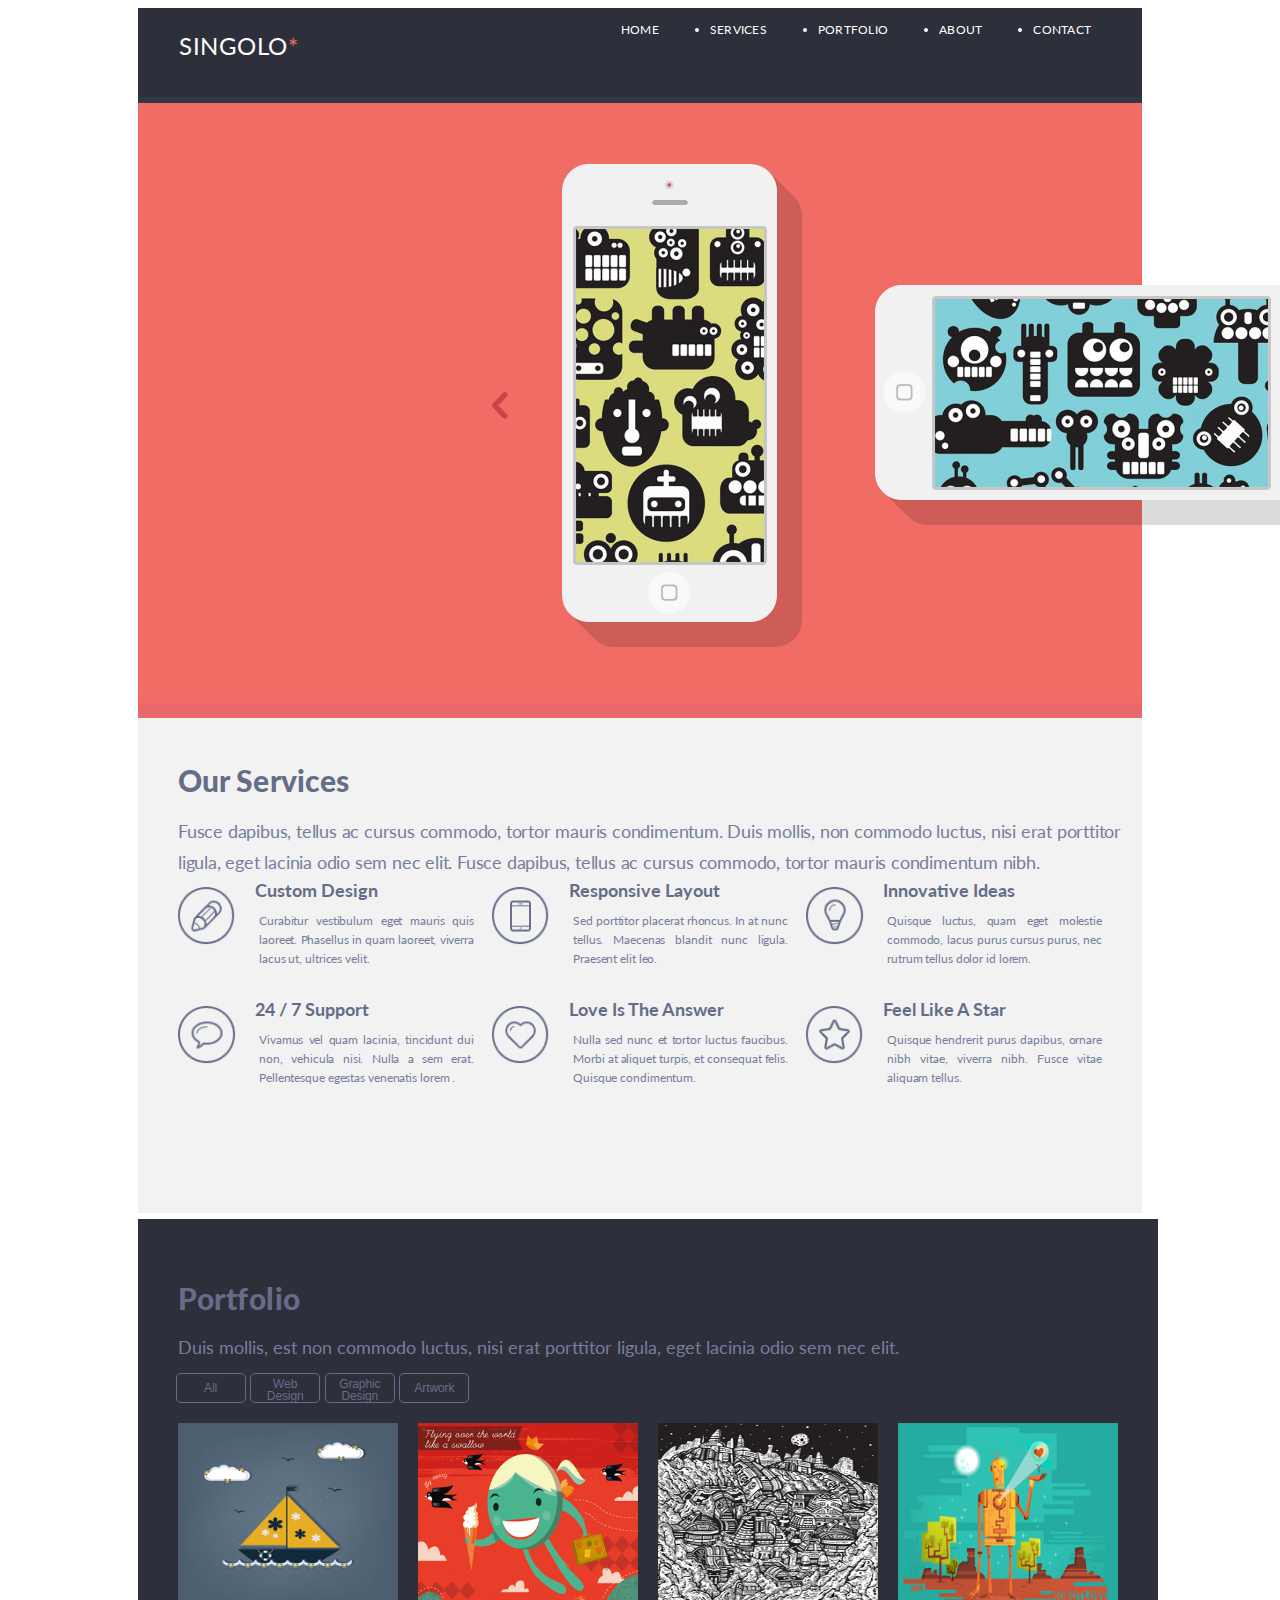
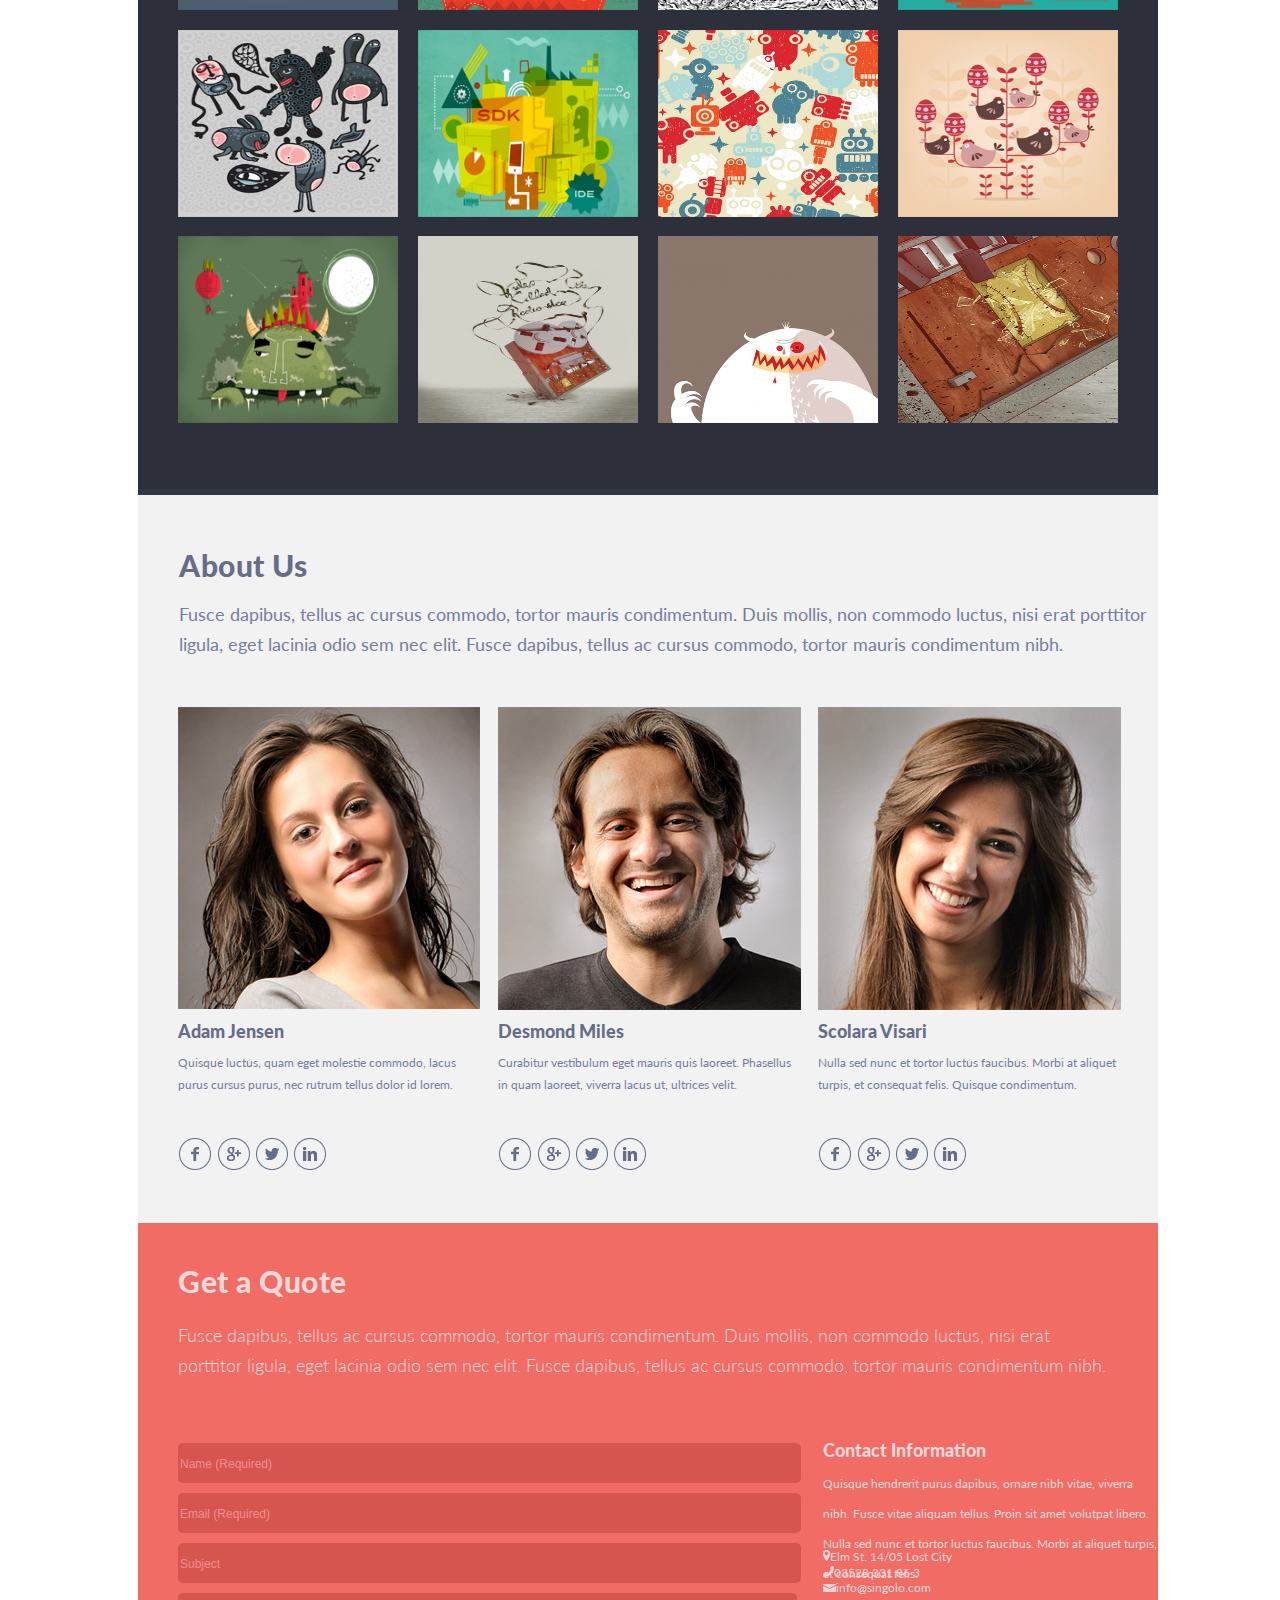
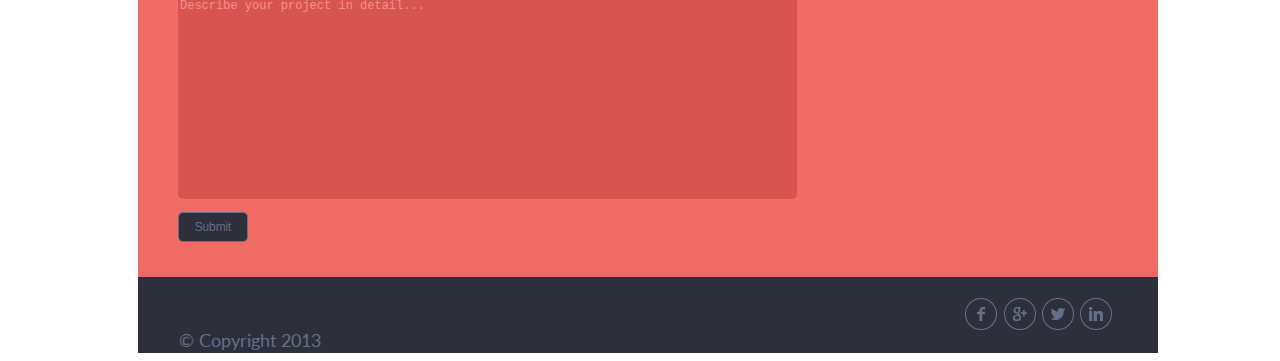
<file: index.html>
<!DOCTYPE html>
<html lang="en">
<head>
    <meta charset="UTF-8">
    <meta name="viewport" content="width=device-width, initial-scale=1.0">
    <title>Singolo</title>
    <link rel="stylesheet" href="style.css">
    <link href="https://fonts.googleapis.com/css?family=Lato&display=swap" rel="stylesheet">
</head>
<body>
    <header>
        <h1>Singolo<span class ="logo">*</span></h1>
        <ul>
            <li><a href="#home">Home</a></li>
            <li><a href="#services">Services</a></li>
            <li><a href="#portfolio">Portfolio</a></li>
            <li><a href="#about">About</a></li>
            <li><a href="#contact">Contact</a></li>
        </ul>       
    </header>
    <section class="Slider">
        <div>
            <img class="left-arrow" src="assets/left-arrow.png">
            <img class="right-arrow" src="assets/right-arrow.png">

        </div>
        <div class="phones">
            <img class="vertical-phone" src="assets/vertical-phone.png">
            <img class="horizontal-phone" src="assets/horizontal-phone.png">
        </div>
    </section>
    <section class="Services">
       <h2 class="our-services">Our Services</h2>
        <p class="our-services-desc">Fusce dapibus, tellus ac cursus commodo, tortor mauris condimentum. Duis mollis, non commodo luctus, nisi erat porttitor ligula, eget lacinia odio sem nec elit. Fusce dapibus, tellus ac cursus commodo, tortor mauris condimentum nibh. 
        </p>
        <div class="layout-3-column">
            <div class="service">
                <img class="service-icon" src="assets/pen.png">
                <div class="service-block">
                    <h3 class="service-title">Custom Design</h3>
                    <p class="service-desc">Curabitur vestibulum eget mauris quis laoreet. Phasellus in quam laoreet, viverra lacus ut, ultrices velit.</p>
                </div>
            </div>
            <div class="service">
                <img class="service-icon" src="assets/phone.png">
                <div class="service-block">
                    <h3 class="service-title">Responsive Layout</h3>
                    <p class="service-desc">Sed porttitor placerat rhoncus. In at nunc tellus. Maecenas blandit nunc ligula. Praesent elit leo.</p>
                </div>
            </div>
                <div class="service">
                    <img class="service-icon" src="assets/bulb.png">
                    <div class="service-block">
                        <h3 class="service-title">Innovative Ideas</h3>
                        <p class="service-desc">Quisque luctus, quam eget molestie commodo, lacus purus cursus purus, nec rutrum tellus dolor id lorem.</p>
                    </div>
                </div>
                <div class="service">
                    <img class="service-icon" src="assets/bubble.png">
                    <div class="service-block">
                        <h3 class="service-title">24 / 7 Support</h3>
                        <p class="service-desc">Vivamus vel quam lacinia, tincidunt dui non, vehicula nisi. Nulla a sem erat. Pellentesque egestas venenatis lorem .</p>
                    </div>
                </div>
                <div class="service">
                    <img class="service-icon" src="assets/heart.png">
                    <div class="service-block">
                        <h3 class="service-title">Love Is The Answer</h3>
                        <p class="service-desc">Nulla sed nunc et tortor luctus faucibus. Morbi at aliquet turpis, et consequat felis. Quisque condimentum.</p>
                    </div>
                </div>
                <div class="service">
                    <img class="service-icon" src="assets/star.png">
                    <div class="service-block">
                        <h3 class="service-title">Feel Like A Star</h3>
                        <p class="service-desc">Quisque hendrerit purus dapibus, ornare nibh vitae, viverra nibh. Fusce vitae aliquam tellus.</p>
                    </div>
                </div>
            </div>
    </section>
    <div class="portfolio">
        <div class="portfolio-header">
            <h1>Portfolio</h1>
            <p class="block-description">Duis mollis, est non commodo luctus, nisi erat porttitor ligula, eget lacinia odio sem nec elit.</p>
        </div>
        <div class="navigation">
            <button>All</button>
            <button>Web Design</button>
            <button>Graphic Design</button>
            <button>Artwork</button>
        </div>
        <div class="portfolio-4-column-layout">
                <img class ="portfolio-item" src="assets/img 1.png">
                <img class ="portfolio-item" src="assets/img 2.png">
                <img class ="portfolio-item" src="assets/img 3.png">
                <img class ="portfolio-item" src="assets/img 4.png">
                <img class ="portfolio-item" src="assets/img 5.png">
                <img class ="portfolio-item" src="assets/img 6.png">                
                <img class ="portfolio-item" src="assets/img 7.png">
                <img class ="portfolio-item" src="assets/img 8.png">
                <img class ="portfolio-item" src="assets/img 9.png">                
                <img class ="portfolio-item" src="assets/img 10.png">
                <img class ="portfolio-item" src="assets/img 11.png">
                <img class ="portfolio-item" src="assets/img 12.png">                
        </div>
    </div>
    <div class="about-us">
        <div class="about-us-header">
            <h1>About Us</h1>
            <p class="block-description">Fusce dapibus, tellus ac cursus commodo, tortor mauris condimentum. Duis mollis, non commodo luctus, nisi erat porttitor ligula, eget lacinia odio sem nec elit. Fusce dapibus, tellus ac cursus commodo, tortor mauris condimentum nibh.</p>
        </div>
        <div class="about-us-3-column-layout">
            <div class="about-us-column-1">
                <div class="photo">
                    <img src="assets/photo (2).png">
                </div>
                <div class="person-info">
                    <h3 class="name">Adam Jensen</h3>
                    <p class="person-description">Quisque luctus, quam eget molestie commodo, lacus purus cursus purus, nec rutrum tellus dolor id lorem.</p>
                </div>
                <div class="social-network">
                    <img src="assets/Facebook.png">
                    <img src="assets/Google.png">
                    <img src="assets/Twitter.png">
                    <img src="assets/LinkedIn.png">
                </div>
            </div>
            <div class="about-us-column-2">
                <div class="photo">
                    <img src="assets/photo (1).png">
                </div>
                <div class="person-info">
                    <h3 class="name">Desmond Miles</h3>
                    <p class="person-description">Curabitur vestibulum eget mauris quis laoreet. Phasellus in quam laoreet, viverra lacus ut, ultrices velit.</p>
                </div>
                <div class="social-network">
                    <img src="assets/Facebook.png">
                    <img src="assets/Google.png">
                    <img src="assets/Twitter.png">
                    <img src="assets/LinkedIn.png">
                </div>
            </div>
            <div class="about-us-column-3"><div class="photo">
                <img src="assets/photo (3).png">
            </div>
            <div class="person-info">
                <h3 class="name">Scolara Visari</h3>
                <p class="person-description">Nulla sed nunc et tortor luctus faucibus. Morbi at aliquet turpis, et consequat felis. Quisque condimentum.</p>
            </div>
            <div class="social-network">
                    <img src="assets/Facebook.png">
                    <img src="assets/Google.png">
                    <img src="assets/Twitter.png">
                    <img src="assets/LinkedIn.png">
            </div></div>
        </div>
    </div>   
    <main>
        <div class="contact-header">
            <h1>Get a Quote</h1>
            <p class="header-info">Fusce dapibus, tellus ac cursus commodo, tortor mauris condimentum. Duis mollis, non commodo luctus, nisi erat porttitor ligula, eget lacinia odio sem nec elit. Fusce dapibus, tellus ac cursus commodo, tortor mauris condimentum nibh.</p>
        </div>
        <div class="submit">
            <div class="submit-field">
                <form method="post">
                    <input name="name" type="text" placeholder="Name (Required)" required>
                    <input name="email" type="email" placeholder="Email (Required)" required>
                    <input name="subject" type="text" placeholder="Subject">
                    <textarea placeholder="Describe your project in detail..."></textarea>
                    <button type="submit">Submit</button>
                </form>
            </div>
            <div class="contact-info">
                <h3>Contact Information</h3>
                <p>Quisque hendrerit purus dapibus, ornare nibh vitae, viverra nibh. Fusce vitae aliquam tellus. Proin sit amet volutpat libero. Nulla sed nunc et tortor luctus faucibus. Morbi at aliquet turpis, et consequat felis.</p>
                <div class="links">
                    <p class="location"><img src="assets\location.png">Elm St. 14/05 Lost City</p>            
                    <a href="tel:03528 331 86 3"><img src="assets\phone (1).png">03528 331 86 3</a>
                    <a href="mailto:info@singolo.com"><img src="assets/mail.png">info@singolo.com</a>
                </div>
            </div>
        </div>
    </main>
    <footer>
        <p class="legal-info">© Copyright 2013</p>
        <div class="social-network">
            <a href="#"><img src="assets\Facebook.png"></a>
            <a href="#"><img src="assets\Google.png"></a>
            <a href="#"><img src="assets\Twitter.png"></a>
            <a href="#"><img src="assets\LinkedIn.png"></a>
        </div>
    </footer>
</body>
</html>
</file>
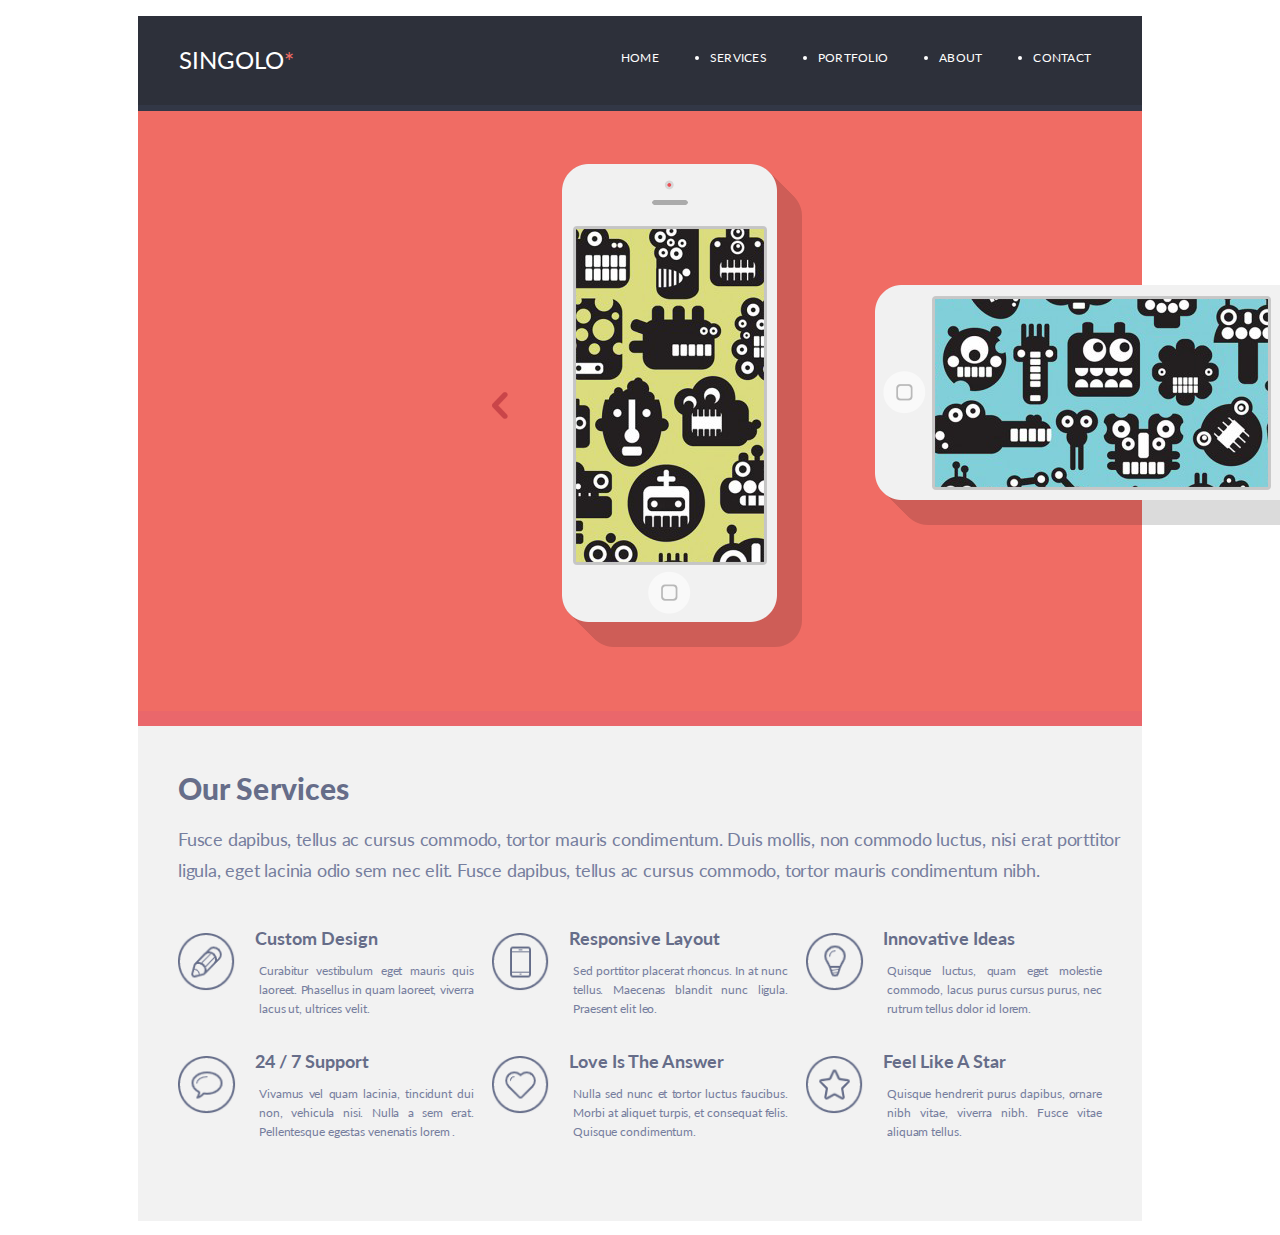
<file: singolo1.html>
<!DOCTYPE html>
<html lang="en">
<head>
    <meta charset="UTF-8">
    <meta name="viewport" content="width=device-width, initial-scale=1.0">
    <meta http-equiv="X-UA-Compatible" content="ie=edge">
    <title>Singolo</title>
    <link rel="stylesheet" href="singolo1.css">
    <link href="https://fonts.googleapis.com/css?family=Lato&display=swap" rel="stylesheet">

</head>
<body>
    <header>
        <h1>Singolo<span class ="logo">*</span></h1>
        <ul>
            <li><a href="#home">Home</a></li>
            <li><a href="#services">Services</a></li>
            <li><a href="#portfolio">Portfolio</a></li>
            <li><a href="#about">About</a></li>
            <li><a href="#contact">Contact</a></li>
        </ul>       
    </header>
    <section class="Slider">
        <div>
            <img class="left-arrow" src="assets/left-arrow.png">
            <img class="right-arrow" src="assets/right-arrow.png">

        </div>
        <div class="phones">
            <img class="vertical-phone" src="assets/vertical-phone.png">
            <img class="horizontal-phone" src="assets/horizontal-phone.png">
        </div>
    </section>
    <section class="Services">
       <h2 class="our-services">Our Services</h2>
        <p class="our-services-desc">Fusce dapibus, tellus ac cursus commodo, tortor mauris condimentum. Duis mollis, non commodo luctus, nisi erat porttitor ligula, eget lacinia odio sem nec elit. Fusce dapibus, tellus ac cursus commodo, tortor mauris condimentum nibh. 
        </p>
        <div class="layout-3-column">
            <div class="service">
                <img class="service-icon" src="assets/pen.png">
                <div class="service-block">
                    <h3 class="service-title">Custom Design</h3>
                    <p class="service-desc">Curabitur vestibulum eget mauris quis laoreet. Phasellus in quam laoreet, viverra lacus ut, ultrices velit.</p>
                </div>
            </div>
            <div class="service">
                <img class="service-icon" src="assets/phone.png">
                <div class="service-block">
                    <h3 class="service-title">Responsive Layout</h3>
                    <p class="service-desc">Sed porttitor placerat rhoncus. In at nunc tellus. Maecenas blandit nunc ligula. Praesent elit leo.</p>
                </div>
            </div>
                <div class="service">
                    <img class="service-icon" src="assets/bulb.png">
                    <div class="service-block">
                        <h3 class="service-title">Innovative Ideas</h3>
                        <p class="service-desc">Quisque luctus, quam eget molestie commodo, lacus purus cursus purus, nec rutrum tellus dolor id lorem.</p>
                    </div>
                </div>
                <div class="service">
                    <img class="service-icon" src="assets/bubble.png">
                    <div class="service-block">
                        <h3 class="service-title">24 / 7 Support</h3>
                        <p class="service-desc">Vivamus vel quam lacinia, tincidunt dui non, vehicula nisi. Nulla a sem erat. Pellentesque egestas venenatis lorem .</p>
                    </div>
                </div>
                <div class="service">
                    <img class="service-icon" src="assets/heart.png">
                    <div class="service-block">
                        <h3 class="service-title">Love Is The Answer</h3>
                        <p class="service-desc">Nulla sed nunc et tortor luctus faucibus. Morbi at aliquet turpis, et consequat felis. Quisque condimentum.</p>
                    </div>
                </div>
                <div class="service">
                    <img class="service-icon" src="assets/star.png">
                    <div class="service-block">
                        <h3 class="service-title">Feel Like A Star</h3>
                        <p class="service-desc">Quisque hendrerit purus dapibus, ornare nibh vitae, viverra nibh. Fusce vitae aliquam tellus.</p>
                    </div>
                </div>
            </div>
    </section>
       
</body>
</html>
</file>
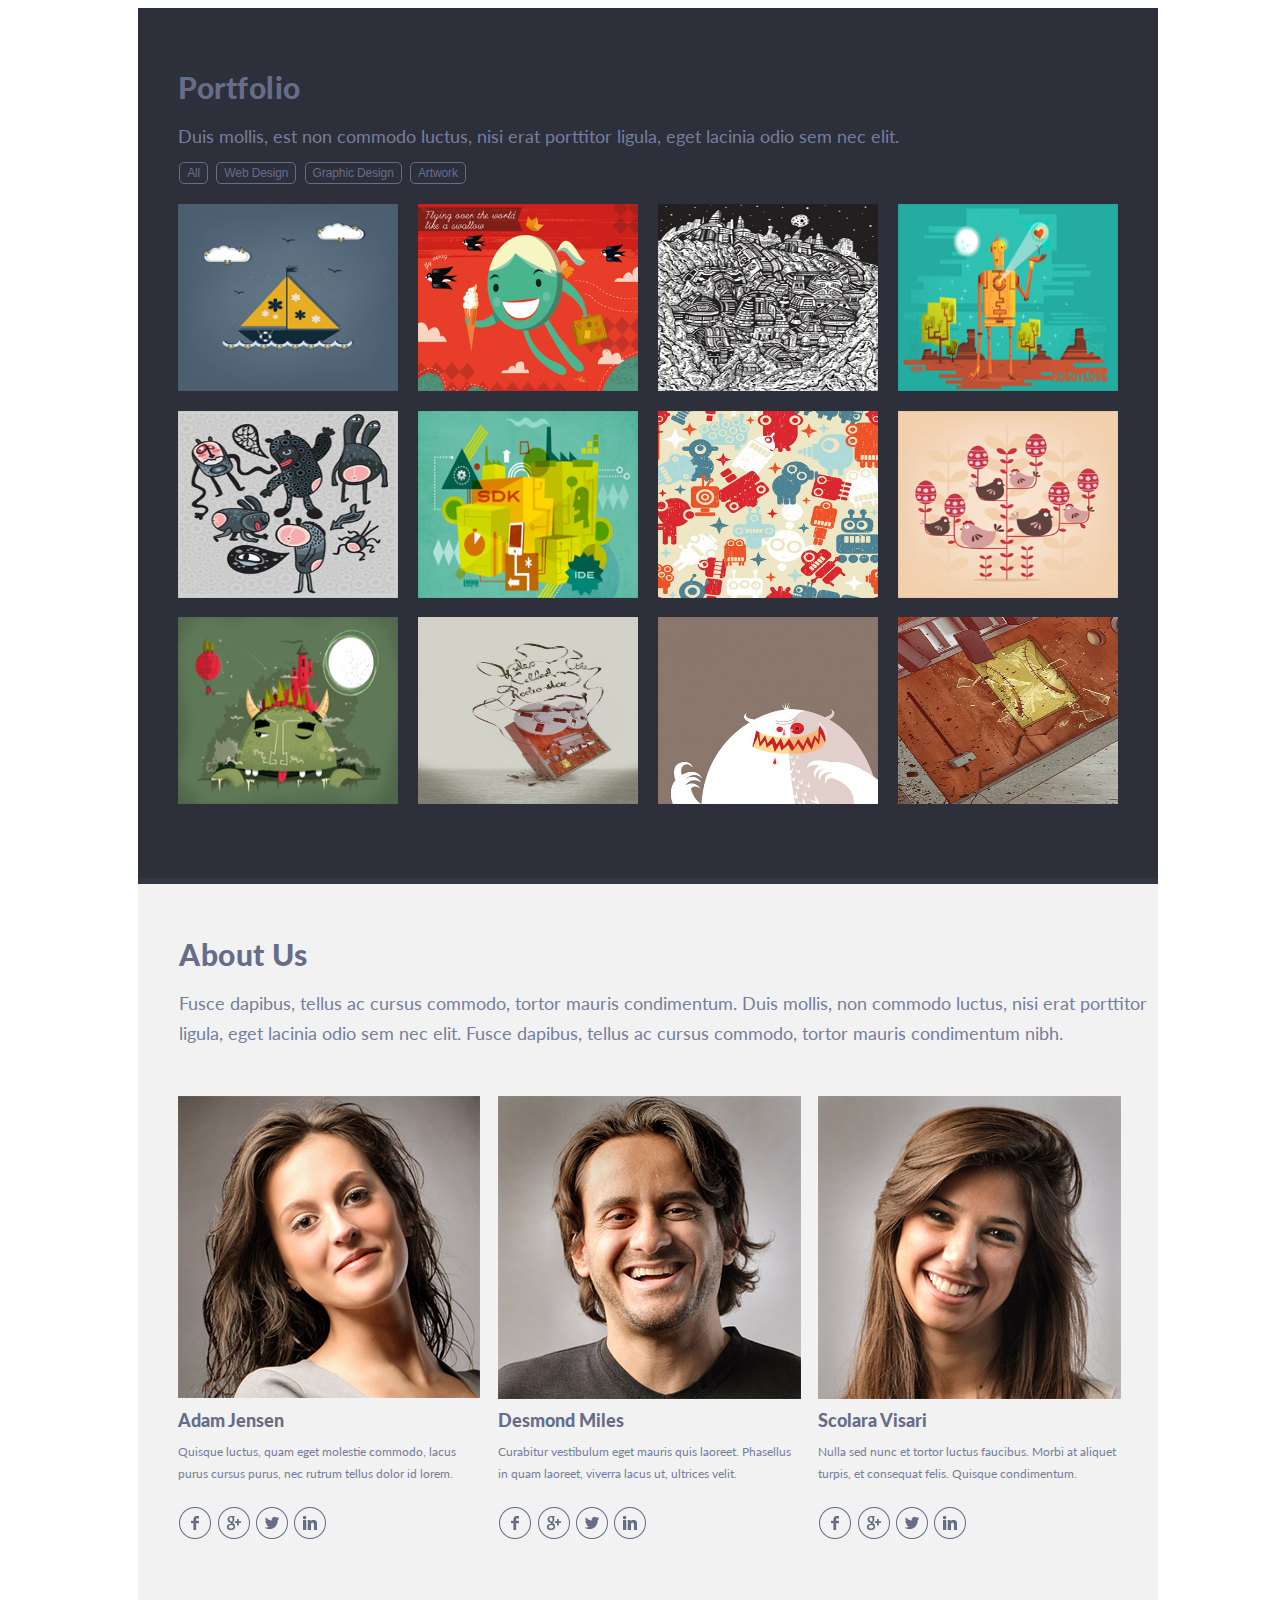
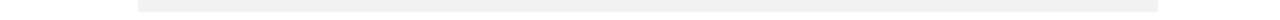
<file: singolo2.html>
<!DOCTYPE html>
<html lang="en">
<head>
    <meta charset="UTF-8">
    <meta name="viewport" content="width=device-width, initial-scale=1.0">
    <title>Singolo2</title>
    <link rel="stylesheet" href="singolo2.css">
    <link href="https://fonts.googleapis.com/css?family=Lato&display=swap" rel="stylesheet">
</head>
<body>
    <div class="portfolio">
        <div class="portfolio-header">
            <h1>Portfolio</h1>
            <p class="block-description">Duis mollis, est non commodo luctus, nisi erat porttitor ligula, eget lacinia odio sem nec elit.</p>
        </div>
        <div class="navigation">
            <button>All</button>
            <button>Web Design</button>
            <button>Graphic Design</button>
            <button>Artwork</button>
        </div>
        <div class="portfolio-4-column-layout">
                <img class ="portfolio-item" src="assets/img 1.png">
                <img class ="portfolio-item" src="assets/img 2.png">
                <img class ="portfolio-item" src="assets/img 3.png">
                <img class ="portfolio-item" src="assets/img 4.png">
                <img class ="portfolio-item" src="assets/img 5.png">
                <img class ="portfolio-item" src="assets/img 6.png">                
                <img class ="portfolio-item" src="assets/img 7.png">
                <img class ="portfolio-item" src="assets/img 8.png">
                <img class ="portfolio-item" src="assets/img 9.png">                
                <img class ="portfolio-item" src="assets/img 10.png">
                <img class ="portfolio-item" src="assets/img 11.png">
                <img class ="portfolio-item" src="assets/img 12.png">                
        </div>
    </div>
    <div class="about-us">
        <div class="about-us-header">
            <h1>About Us</h1>
            <p class="block-description">Fusce dapibus, tellus ac cursus commodo, tortor mauris condimentum. Duis mollis, non commodo luctus, nisi erat porttitor ligula, eget lacinia odio sem nec elit. Fusce dapibus, tellus ac cursus commodo, tortor mauris condimentum nibh.</p>
        </div>
        <div class="about-us-3-column-layout">
            <div class="about-us-column-1">
                <div class="photo">
                    <img src="assets/photo (2).png">
                </div>
                <div class="person-info">
                    <h3 class="name">Adam Jensen</h3>
                    <p class="person-description">Quisque luctus, quam eget molestie commodo, lacus purus cursus purus, nec rutrum tellus dolor id lorem.</p>
                </div>
                <div class="social-network">
                    <img src="assets/Facebook.png">
                    <img src="assets/Google.png">
                    <img src="assets/Twitter.png">
                    <img src="assets/LinkedIn.png">
                </div>
            </div>
            <div class="about-us-column-2">
                <div class="photo">
                    <img src="assets/photo (1).png">
                </div>
                <div class="person-info">
                    <h3 class="name">Desmond Miles</h3>
                    <p class="person-description">Curabitur vestibulum eget mauris quis laoreet. Phasellus in quam laoreet, viverra lacus ut, ultrices velit.</p>
                </div>
                <div class="social-network">
                    <img src="assets/Facebook.png">
                    <img src="assets/Google.png">
                    <img src="assets/Twitter.png">
                    <img src="assets/LinkedIn.png">
                </div>
            </div>
            <div class="about-us-column-3"><div class="photo">
                <img src="assets/photo (3).png">
            </div>
            <div class="person-info">
                <h3 class="name">Scolara Visari</h3>
                <p class="person-description">Nulla sed nunc et tortor luctus faucibus. Morbi at aliquet turpis, et consequat felis. Quisque condimentum.</p>
            </div>
            <div class="social-network">
                    <img src="assets/Facebook.png">
                    <img src="assets/Google.png">
                    <img src="assets/Twitter.png">
                    <img src="assets/LinkedIn.png">
            </div></div>
        </div>
    </div>            
</body>
</html>
</file>
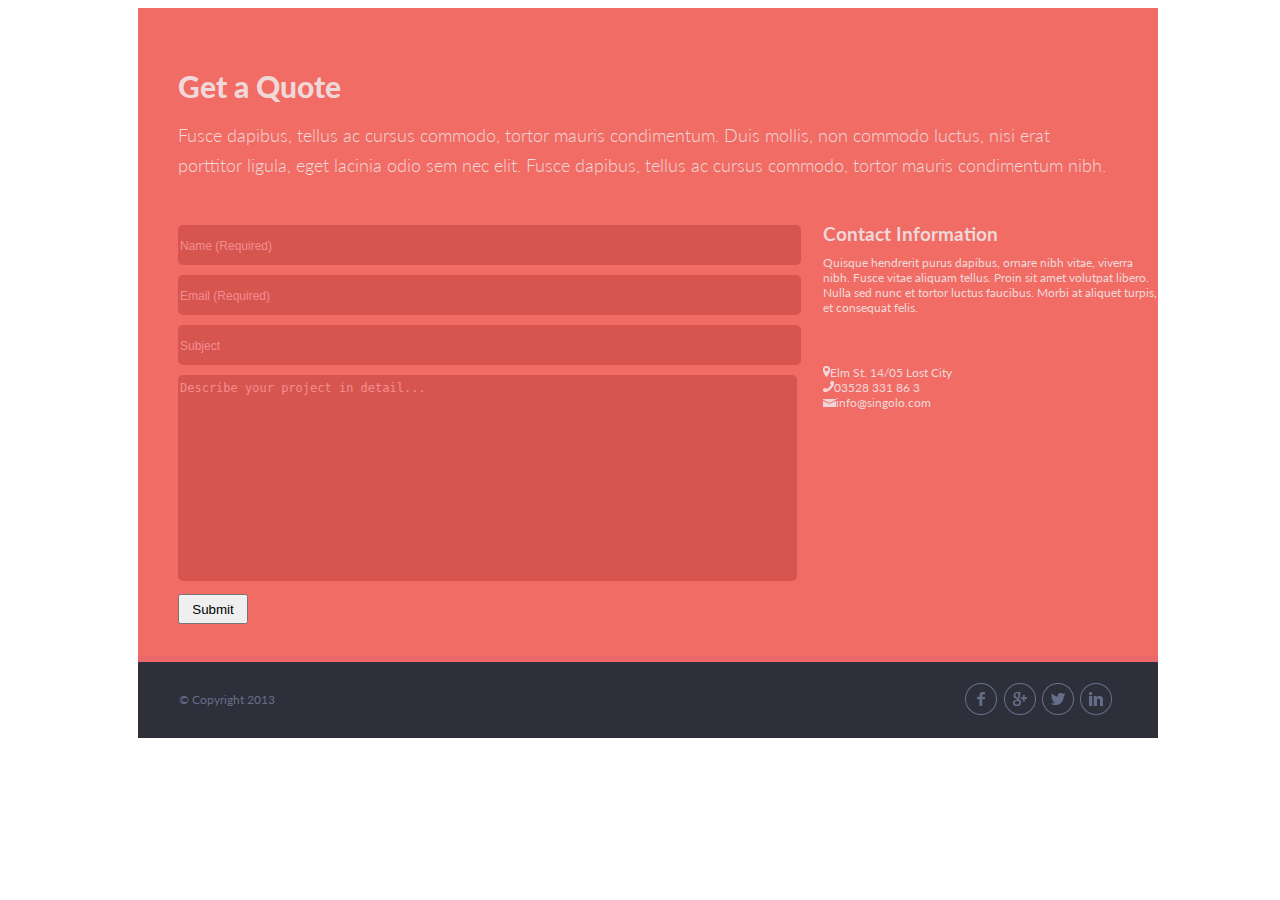
<file: singolo3.html>
<!DOCTYPE html>
<html lang="en">
<head>
    <meta charset="UTF-8">
    <meta name="viewport" content="width=device-width, initial-scale=1.0">
    <title>Singolo3</title>
    <link rel="stylesheet" href="singolo3.css">
    <link href="https://fonts.googleapis.com/css?family=Lato&display=swap" rel="stylesheet">
</head>
<body>
    <main>
        <header>
            <h1>Get a Quote</h1>
            <p class="header-info">Fusce dapibus, tellus ac cursus commodo, tortor mauris condimentum. Duis mollis, non commodo luctus, nisi erat porttitor ligula, eget lacinia odio sem nec elit. Fusce dapibus, tellus ac cursus commodo, tortor mauris condimentum nibh.</p>
        </header>
        <div class="submit">
            <div class="submit-field">
                <form method="post">
                    <input name="name" type="text" placeholder="Name (Required)" required>
                    <input name="email" type="email" placeholder="Email (Required)" required>
                    <input name="subject" type="text" placeholder="Subject">
                    <textarea placeholder="Describe your project in detail..."></textarea>
                    <button type="submit">Submit</button>
                </form>
            </div>
            <div class="contact-info">
                <h3>Contact Information</h3>
                <p>Quisque hendrerit purus dapibus, ornare nibh vitae, viverra nibh. Fusce vitae aliquam tellus. Proin sit amet volutpat libero. Nulla sed nunc et tortor luctus faucibus. Morbi at aliquet turpis, et consequat felis.</p>
                <div class="links">
                    <p class="location"><img src="assets\location.png">Elm St. 14/05 Lost City</p>            
                    <a href="tel:03528 331 86 3"><img src="assets\phone (1).png">03528 331 86 3</a>
                    <a href="mailto:info@singolo.com"><img src="assets/mail.png">info@singolo.com</a>
                </div>
            </div>
        </div>
    </main>
    <footer>
        <p class="legal-info">© Copyright 2013</p>
        <div class="social-network">
            <a href="#"><img src="assets\Facebook.png"></a>
            <a href="#"><img src="assets\Google.png"></a>
            <a href="#"><img src="assets\Twitter.png"></a>
            <a href="#"><img src="assets\LinkedIn.png"></a>
        </div>
    </footer>
    
</body>
</html>
</file>
<file: style.css>
html {
    width: 1020px;
    margin: auto;
    font-family: 'Lato', sans-serif;
}
header {
    height: 89px;
    background-color: #2d303a;
    border-bottom: 6px solid #323746;
}
header h1 {
    font-size: 24px;
    font-weight: 400;
    color: #ffffff;
    text-transform: uppercase;
    text-align: top;
    padding-left: 41px;
    padding-top: 29px;
}
.logo {
    color: #f06c64;
}
ul {
    margin-top: -40px;
    
    font-weight: 400;
    text-transform: uppercase;
    font-size: 12px;
    display: flex;
    flex-direction: row; 
    justify-content: flex-end; 
}
li {
    margin-right: 26px;  
    letter-spacing: 0.25px;
    color: #ffffff;
}
li:first-child {
        list-style-type: none;
    }   
li a {
    text-decoration: none;
    color: #ffffff;
    text-transform: uppercase;
    display: block;
    text-align: center;
    padding-right: 25px;
}
 li a:hover {
    color: #f06c64
}
.Slider {
    height: 600px;
    background-color: #f06c64;
    border-bottom: 15px solid #ea676b;
}
.left-arrow {
    position: absolute;
    top: 392px;
    left: 492px;
}
.left-arrow:hover {
    cursor: pointer;
}
.right-arrow {
    position: absolute;
    top: 392px;
    left: 1414px;
}
.right-arrow:hover {
    cursor: pointer;
}
.vertical-phone {
    position: absolute;
    top: 94px;
    left: 561px;
}
.horizontal-phone {
    position: absolute;
    top: 180px;
    left: 810px;
}
.Services {
    height: 495px;
    background-color: #f2f2f2;
    border-bottom: 6px solid #ffffff;
}
.our-services {
    font-weight: 900;
    margin: 0;
    padding-top: 44px;
    padding-left: 40px;
    font-size: 30px;
    letter-spacing: 0.1px;
    color: #666d89;    
    }
.our-services-desc {
    margin-bottom: 42px;
    padding-left: 40px;
    padding-right: 15px;
    font-size: 18px;
    letter-spacing: -0.2px;
    line-height: 30.5px;
    color: #767e9e;
}
.layout-3-column {
    display: flex;
    flex-wrap: wrap;
    justify-content: space-around;
    padding: 0 26px 0 36px;
}
.service {
    display: flex;
    flex-wrap: wrap;
    justify-content: space-around;
    margin-bottom: 26px;
}
.service-icon {
    width: 59px;
    height: 59px;
    padding-top: 5px;
}
.service-block {
    width: 220px;
    margin-right: 10px;
    margin-left: 19px;
}
.service-title {
    font-weight: 700;
    margin: 0;
    font-size: 18px;
    color: #666d89;
}  
.service-desc {
    font-weight: 400;
    color: #767e9e;
    text-align: justify;
    font-size: 12px;
    margin-right: 1px;
    margin-left: 4px;
    height: 51px;
    letter-spacing: -0.1px;
    line-height: 19px;
}
.portfolio {
    width: 1020px;
    height: 870px;
    background-color: #2d303a;
    border-bottom: 6px solid #323746;
}
.portfolio-header {
    padding-top: 70px;
    padding-left: 40px;
}
h1 {
    font-size: 30px;
    line-height: 18px;
    color: #666d89;
    font-weight: 900;
    text-align: left;
    letter-spacing: 0.5px;
    padding-bottom: 7px;
    margin: 0;
}
p {
    height: 23px;
    font-size: 18px;
    line-height: 30px;
    color: #767e9e;
    text-align: left;
    letter-spacing: 0px;
}
.navigation {
    display: flex;
    flex-direction: row;
    flex-wrap: wrap;
    justify-content: space-evenly;
    align-items: flex-start;
    margin-right: 680px;
    margin-left: 30px;
    padding-left: 3px;
    padding-right: 4px;
}
button {
    padding: 4px 7px 4px;
    font-size: 12px;
    line-height: 12px;
    letter-spacing: -0.11px;
    background-color: #2d303a;
    color: #666d89;
    border: 1px solid #666d89;
    border-radius: 5px;
    cursor: pointer;
}
.portfolio-4-column-layout {
    display: flex;
    flex-direction: row;
    flex-wrap: wrap;
    justify-content: space-evenly;
    margin-right: 14px;
    padding-top: 20px;
    padding-left: 20px;
    padding-right: 6px;
    height: 620px;
    overflow: hidden;
}
.portfolio-item {
    width: 220px;
    height: 187px;
}
.about-us {
    width: 1020px;
    height: 728px;
    background-color: #f2f2f2;
    border-bottom: 6px #ffffff;
}
.about-us-header {
    padding-top: 61px;
    padding-left: 41px;
}
.about-us-3-column-layout {
    display: flex;
    flex-direction: row;
    flex-wrap: wrap;
    justify-content: space-evenly;
    align-items: flex-start;
    padding-top: 67px;
    margin-left: 20px;
    margin-right: 20px;
}
h3 {
    font-size: 18px;
    line-height: 18px;
    color: #666d89;
    font-weight: 900;
    text-align: left;
    margin-top: 15px;
    margin-bottom: 10px;
}
.photo {
    width: 300px;
    height: 300px;
}
.person-info {
    height: 95px;
}
.person-description{
    width: 300px;
    height: 175px;
    font-size: 12px;
    line-height: 22px;
    color: #767e9e;
    font-family: "Lato";
    font-weight: 400;
    text-align: left;
}
.social-network img {
    cursor: pointer;
}

main {
    width: 1020px;
    height: 648px;
    background-color: #f06c64;
    border-bottom: 6px solid #ea676b;
}
.contact-header {
    padding-top: 49px;
    padding-left: 40px;
}
.contact-header h1 {
    font-size: 30px;
    line-height: 18px;
    color: #f0d8d9;
    font-weight: 900;
    text-align: left;
}
.header-info {
    padding-top: 5px;
    letter-spacing: 0px;
    width: 940px;
    height: 57px;
    font-size: 18px;
    line-height: 30px;
    color: #f0d8d9;
    font-weight: 300;
    text-align: left;
}
.submit {
    display: flex;
}
.submit-field {
    padding-top: 48px;
    padding-left: 40px;
}
input, textarea {
    width: 619px;
    height: 38px;
    border: none;
    border-radius: 5px;
    background-color: #d6564f;
    margin-bottom: 10px;
}
::placeholder {
    font-size: 12px;
    line-height: 22px;
    color: #f48c8f;
    font-weight: 400;
    text-align: left;
}
button {
    width: 70px;
    height: 30px;
}
textarea {
    width: 615px;
    height: 202px;
    border-radius: 5px;
    background-color: #d6564f;
    resize: none;
}
.submit-field {
    width: 650px;
}
.contact-info {
    padding-top: 46px;
    padding-left: 22px;
}
.contact-info p {
    padding-top: 10px;
    font-size: 12px;
}
a {
    font-size: 12px;
}
.links {
    padding-top: 40px;
}
.contact-info h3, .contact-info p, .contact-info a {
    text-decoration: none;
    color: #f0d8d9;
    margin: 0;
}
.links {
    display: flex;
    flex-direction: column;
}
footer {
    display: flex;
    justify-content: space-between;
    width: 1020px;
    height: 76px;
    background-color: #2d303a;
}
.legal-info {
    padding-top: 30px;
    padding-left: 41px;
    color: #666d89;
}
.social-network {
    padding-top: 20px;
    padding-right: 45px;
}
</file>
<file: singolo1.css>
html {
    width: 1020px;
    margin: auto;
    font-family: 'Lato', sans-serif;
}
header {
    height: 89px;
    background-color: #2d303a;
    border-bottom: 6px solid #323746;
}
h1 {
    font-size: 24px;
    font-weight: 400;
    color: #ffffff;
    text-transform: uppercase;
    text-align: top;
    padding-left: 41px;
    padding-top: 29px;
}
.logo {
    color: #f06c64;
}
ul {
    margin-top: -40px;
    
    font-weight: 400;
    text-transform: uppercase;
    font-size: 12px;
    display: flex;
    flex-direction: row; 
    justify-content: flex-end; 
}
li {
    margin-right: 26px;  
    letter-spacing: 0.25px;
    color: #ffffff;
}
li:first-child {
        list-style-type: none;
    }   
li a {
    text-decoration: none;
    color: #ffffff;
    text-transform: uppercase;
    display: block;
    text-align: center;
    padding-right: 25px;
}
 li a:hover {
    color: #f06c64
}
.Slider {
    height: 600px;
    background-color: #f06c64;
    border-bottom: 15px solid #ea676b;
}
.left-arrow {
    position: absolute;
    top: 392px;
    left: 492px;
}
.left-arrow:hover {
    cursor: pointer;
}
.right-arrow {
    position: absolute;
    top: 392px;
    left: 1414px;
}
.right-arrow:hover {
    cursor: pointer;
}
.vertical-phone {
    position: absolute;
    top: 94px;
    left: 561px;
}
.horizontal-phone {
    position: absolute;
    top: 180px;
    left: 810px;
}
.Services {
    height: 495px;
    background-color: #f2f2f2;
    border-bottom: 6px solid #ffffff;
}
.our-services {
    font-weight: 900;
    margin: 0;
    padding-top: 44px;
    padding-left: 40px;
    font-size: 30px;
    letter-spacing: 0.1px;
    color: #666d89;    
    }
.our-services-desc {
    margin-bottom: 42px;
    padding-left: 40px;
    padding-right: 15px;
    font-size: 18px;
    letter-spacing: -0.2px;
    line-height: 30.5px;
    color: #767e9e;
}
.layout-3-column {
    display: flex;
    flex-wrap: wrap;
    justify-content: space-around;
    padding: 0 26px 0 36px;
}
.service {
    display: flex;
    flex-wrap: wrap;
    justify-content: space-around;
    margin-bottom: 26px;
}
.service-icon {
    width: 59px;
    height: 59px;
    padding-top: 5px;
}
.service-block {
    width: 220px;
    margin-right: 10px;
    margin-left: 19px;
}
.service-title {
    font-weight: 700;
    margin: 0;
    font-size: 18px;
    color: #666d89;
}  
.service-desc {
    font-weight: 400;
    color: #767e9e;
    text-align: justify;
    font-size: 12px;
    margin-right: 1px;
    margin-left: 4px;
    height: 51px;
    letter-spacing: -0.1px;
    line-height: 19px;
}
</file>
<file: singolo2.css>
html {
    width: 1020px;
    margin: auto;
    font-family: 'Lato', sans-serif;
}
.portfolio {
    width: 1020px;
    height: 870px;
    background-color: #2d303a;
    border-bottom: 6px solid #323746;
}
.portfolio-header {
    padding-top: 70px;
    padding-left: 40px;
}
h1 {
    font-size: 30px;
    line-height: 18px;
    color: #666d89;
    font-weight: 900;
    text-align: left;
    letter-spacing: 0.5px;
    padding-bottom: 7px;
    margin: 0;
}
p {
    height: 23px;
    font-size: 18px;
    line-height: 30px;
    color: #767e9e;
    text-align: left;
    letter-spacing: 0px;
}
.navigation {
    display: flex;
    flex-direction: row;
    flex-wrap: wrap;
    justify-content: space-evenly;
    align-items: flex-start;
    margin-right: 680px;
    margin-left: 30px;
    padding-left: 3px;
    padding-right: 4px;
}
button {
    padding: 4px 7px 4px;
    font-size: 12px;
    line-height: 12px;
    letter-spacing: -0.11px;
    background-color: #2d303a;
    color: #666d89;
    border: 1px solid #666d89;
    border-radius: 5px;
}
.portfolio-4-column-layout {
    display: flex;
    flex-direction: row;
    flex-wrap: wrap;
    justify-content: space-evenly;
    margin-right: 14px;
    padding-top: 20px;
    padding-left: 20px;
    padding-right: 6px;
    height: 620px;
    overflow: hidden;
}
.portfolio-item {
    width: 220px;
    height: 187px;
}
.about-us {
    width: 1020px;
    height: 728px;
    background-color: #f2f2f2;
    border-bottom: 6px #ffffff;
}
.about-us-header {
    padding-top: 61px;
    padding-left: 41px;
}
.about-us-3-column-layout {
    display: flex;
    flex-direction: row;
    flex-wrap: wrap;
    justify-content: space-evenly;
    align-items: flex-start;
    padding-top: 67px;
    margin-left: 20px;
    margin-right: 20px;
}
h3 {
    font-size: 18px;
    line-height: 18px;
    color: #666d89;
    font-weight: 900;
    text-align: left;
    margin-top: 15px;
    margin-bottom: 10px;
}
.photo {
    width: 300px;
    height: 300px;
}
.person-info {
    height: 95px;
}
.person-description{
    width: 300px;
    height: 175px;
    font-size: 12px;
    line-height: 22px;
    color: #767e9e;
    font-family: "Lato";
    font-weight: 400;
    text-align: left;
}
</file>
<file: singolo3.css>
html {
    width: 1020px;
    margin: auto;
    font-family: 'Lato', sans-serif;    
}
main {
    width: 1020px;
    height: 648px;
    background-color: #f06c64;
    border-bottom: 6px solid #ea676b;
}
header {
    padding-top: 49px;
    padding-left: 40px;
}
h1 {
    font-size: 30px;
    line-height: 18px;
    color: #f0d8d9;
    font-weight: 900;
    text-align: left;
}
.header-info {
    padding-top: 5px;
    letter-spacing: 0px;
    width: 940px;
    height: 57px;
    font-size: 18px;
    line-height: 30px;
    color: #f0d8d9;
    font-weight: 300;
    text-align: left;
}
.submit {
    display: flex;
}
.submit-field {
    padding-top: 48px;
    padding-left: 40px;
}
input, textarea {
    width: 619px;
    height: 38px;
    border: none;
    border-radius: 5px;
    background-color: #d6564f;
    margin-bottom: 10px;
}
::placeholder {
    font-size: 12px;
    line-height: 22px;
    color: #f48c8f;
    font-weight: 400;
    text-align: left;
}
button {
    width: 70px;
    height: 30px;
}
textarea {
    width: 615px;
    height: 202px;
    border-radius: 5px;
    background-color: #d6564f;
    resize: none;
}
.submit-field {
    width: 650px;
}
.contact-info {
    padding-top: 46px;
    padding-left: 22px;
}
p {
    padding-top: 10px;
    font-size: 12px;
}
a {
    font-size: 12px;
}
.links {
    padding-top: 40px;
}
h3, p, a {
    text-decoration: none;
    color: #f0d8d9;
    margin: 0;
}
.links {
    display: flex;
    flex-direction: column;
}
footer {
    display: flex;
    justify-content: space-between;
    width: 1020px;
    height: 76px;
    background-color: #2d303a;
}
.legal-info {
    padding-top: 30px;
    padding-left: 41px;
    color: #666d89;
}
.social-network {
    padding-top: 20px;
    padding-right: 45px;
}
</file>
